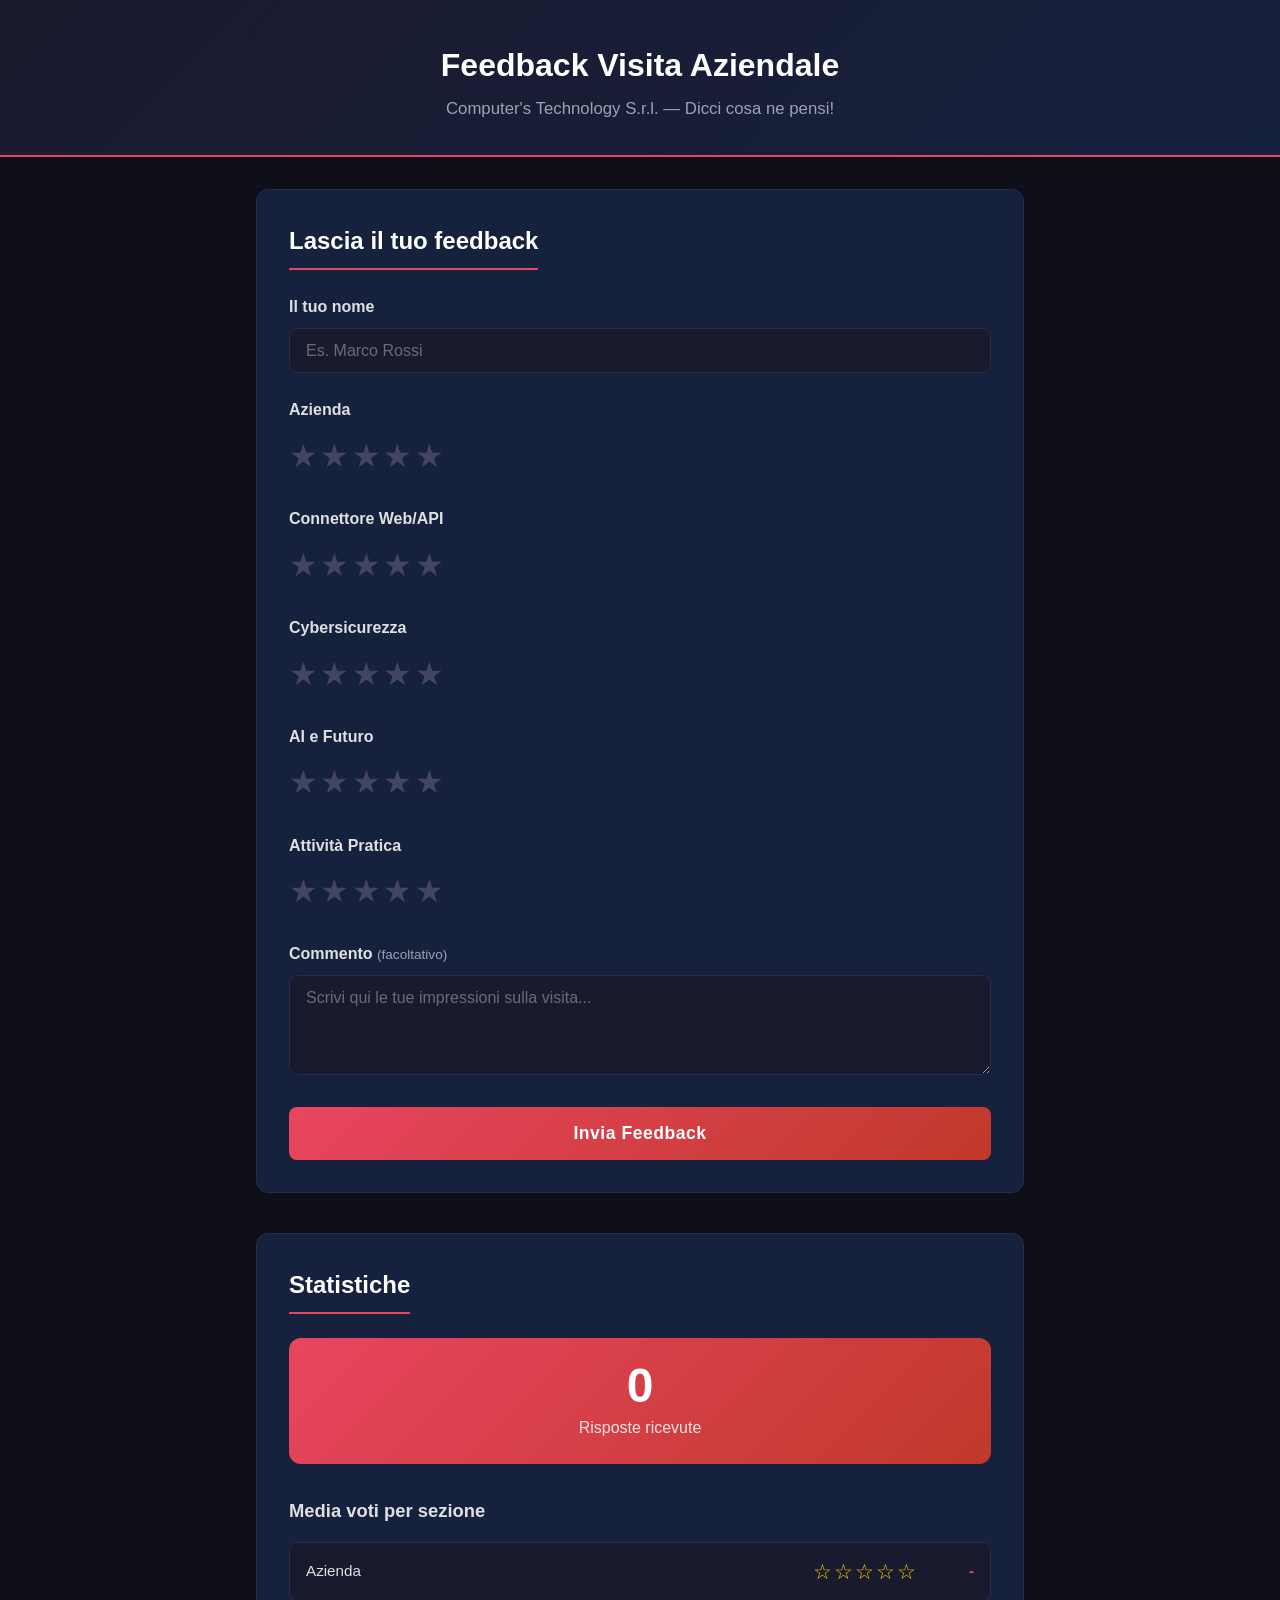
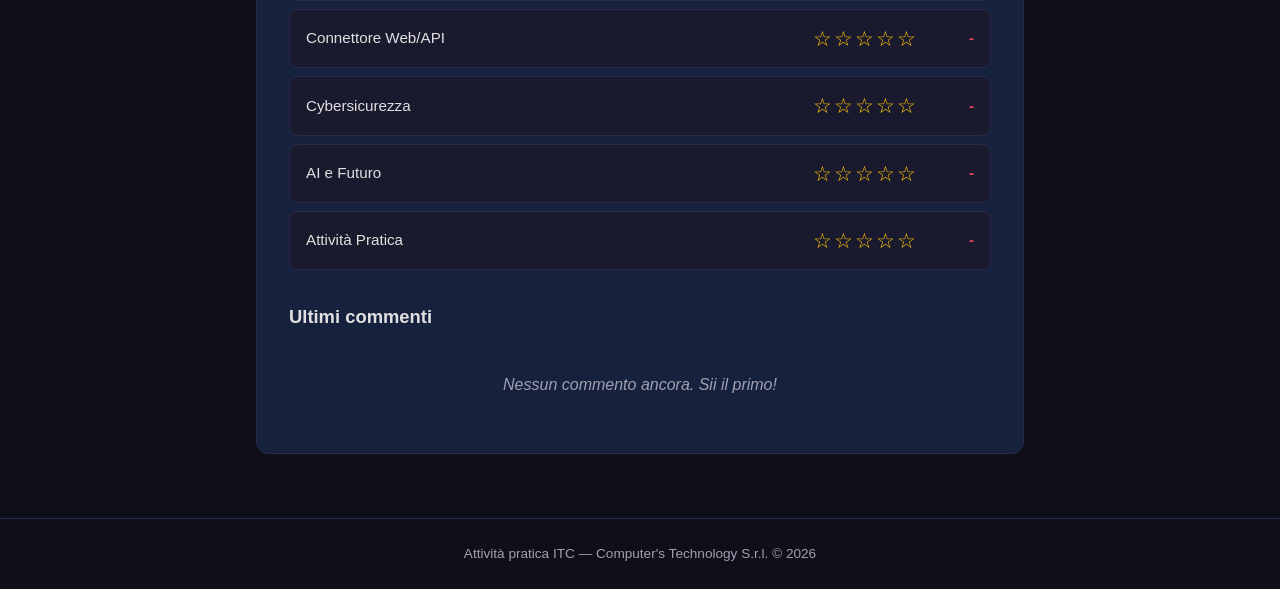
<file: index.html>
<!DOCTYPE html>
<html lang="it">
<head>
    <meta charset="UTF-8">
    <meta name="viewport" content="width=device-width, initial-scale=1.0">
    <title>Feedback Visita - Computer's Technology S.r.l.</title>
    <link rel="stylesheet" href="style.css">
</head>
<body>

    <!-- HEADER: titolo della pagina -->
    <header>
        <h1>Feedback Visita Aziendale</h1>
        <p>Computer's Technology S.r.l. — Dicci cosa ne pensi!</p>
    </header>

    <main>

        <!-- ======================== -->
        <!-- SEZIONE 1: FORM FEEDBACK -->
        <!-- ======================== -->
        <section id="feedback-form">
            <h2>Lascia il tuo feedback</h2>

            <form id="form-feedback">

                <!-- Campo nome (obbligatorio) -->
                <div class="campo">
                    <label for="nome">Il tuo nome</label>
                    <input type="text" id="nome" name="nome" placeholder="Es. Marco Rossi" required>
                </div>

                <!-- 
                    SISTEMA A STELLE
                    Come funziona:
                    - Ogni sezione ha 5 radio button (valore 1-5)
                    - I radio button sono in ordine INVERSO (da 5 a 1) nell'HTML
                    - Il contenitore ha direction: rtl (right-to-left) nel CSS
                    - Questo trucco permette di usare il selettore CSS ~ (sibling)
                      per colorare tutte le stelle precedenti quando ne clicchi una
                    - Le label mostrano il carattere ★ (stella piena)
                -->

                <!-- Valutazione: Azienda -->
                <div class="campo">
                    <label>Azienda</label>
                    <div class="stelle" role="radiogroup" aria-label="Valutazione Azienda">
                        <input type="radio" id="azienda-5" name="rating-azienda" value="5" required>
                        <label for="azienda-5" title="5 stelle">★</label>

                        <input type="radio" id="azienda-4" name="rating-azienda" value="4">
                        <label for="azienda-4" title="4 stelle">★</label>

                        <input type="radio" id="azienda-3" name="rating-azienda" value="3">
                        <label for="azienda-3" title="3 stelle">★</label>

                        <input type="radio" id="azienda-2" name="rating-azienda" value="2">
                        <label for="azienda-2" title="2 stelle">★</label>

                        <input type="radio" id="azienda-1" name="rating-azienda" value="1">
                        <label for="azienda-1" title="1 stella">★</label>
                    </div>
                </div>

                <!-- Valutazione: Connettore Web/API -->
                <div class="campo">
                    <label>Connettore Web/API</label>
                    <div class="stelle" role="radiogroup" aria-label="Valutazione Connettore Web/API">
                        <input type="radio" id="web-api-5" name="rating-web-api" value="5" required>
                        <label for="web-api-5" title="5 stelle">★</label>

                        <input type="radio" id="web-api-4" name="rating-web-api" value="4">
                        <label for="web-api-4" title="4 stelle">★</label>

                        <input type="radio" id="web-api-3" name="rating-web-api" value="3">
                        <label for="web-api-3" title="3 stelle">★</label>

                        <input type="radio" id="web-api-2" name="rating-web-api" value="2">
                        <label for="web-api-2" title="2 stelle">★</label>

                        <input type="radio" id="web-api-1" name="rating-web-api" value="1">
                        <label for="web-api-1" title="1 stella">★</label>
                    </div>
                </div>

                <!-- Valutazione: Cybersicurezza -->
                <div class="campo">
                    <label>Cybersicurezza</label>
                    <div class="stelle" role="radiogroup" aria-label="Valutazione Cybersicurezza">
                        <input type="radio" id="cybersicurezza-5" name="rating-cybersicurezza" value="5" required>
                        <label for="cybersicurezza-5" title="5 stelle">★</label>

                        <input type="radio" id="cybersicurezza-4" name="rating-cybersicurezza" value="4">
                        <label for="cybersicurezza-4" title="4 stelle">★</label>

                        <input type="radio" id="cybersicurezza-3" name="rating-cybersicurezza" value="3">
                        <label for="cybersicurezza-3" title="3 stelle">★</label>

                        <input type="radio" id="cybersicurezza-2" name="rating-cybersicurezza" value="2">
                        <label for="cybersicurezza-2" title="2 stelle">★</label>

                        <input type="radio" id="cybersicurezza-1" name="rating-cybersicurezza" value="1">
                        <label for="cybersicurezza-1" title="1 stella">★</label>
                    </div>
                </div>

                <!-- Valutazione: AI e Futuro -->
                <div class="campo">
                    <label>AI e Futuro</label>
                    <div class="stelle" role="radiogroup" aria-label="Valutazione AI e Futuro">
                        <input type="radio" id="ai-futuro-5" name="rating-ai-futuro" value="5" required>
                        <label for="ai-futuro-5" title="5 stelle">★</label>

                        <input type="radio" id="ai-futuro-4" name="rating-ai-futuro" value="4">
                        <label for="ai-futuro-4" title="4 stelle">★</label>

                        <input type="radio" id="ai-futuro-3" name="rating-ai-futuro" value="3">
                        <label for="ai-futuro-3" title="3 stelle">★</label>

                        <input type="radio" id="ai-futuro-2" name="rating-ai-futuro" value="2">
                        <label for="ai-futuro-2" title="2 stelle">★</label>

                        <input type="radio" id="ai-futuro-1" name="rating-ai-futuro" value="1">
                        <label for="ai-futuro-1" title="1 stella">★</label>
                    </div>
                </div>

                <!-- Valutazione: Attività Pratica -->
                <div class="campo">
                    <label>Attività Pratica</label>
                    <div class="stelle" role="radiogroup" aria-label="Valutazione Attività Pratica">
                        <input type="radio" id="attivita-pratica-5" name="rating-attivita-pratica" value="5" required>
                        <label for="attivita-pratica-5" title="5 stelle">★</label>

                        <input type="radio" id="attivita-pratica-4" name="rating-attivita-pratica" value="4">
                        <label for="attivita-pratica-4" title="4 stelle">★</label>

                        <input type="radio" id="attivita-pratica-3" name="rating-attivita-pratica" value="3">
                        <label for="attivita-pratica-3" title="3 stelle">★</label>

                        <input type="radio" id="attivita-pratica-2" name="rating-attivita-pratica" value="2">
                        <label for="attivita-pratica-2" title="2 stelle">★</label>

                        <input type="radio" id="attivita-pratica-1" name="rating-attivita-pratica" value="1">
                        <label for="attivita-pratica-1" title="1 stella">★</label>
                    </div>
                </div>

                <!-- Commento libero (FACOLTATIVO) -->
                <div class="campo">
                    <label for="commento">Commento <span class="facoltativo">(facoltativo)</span></label>
                    <textarea id="commento" name="commento" rows="4" placeholder="Scrivi qui le tue impressioni sulla visita..."></textarea>
                </div>

                <!-- Pulsante invio -->
                <button type="submit" id="btn-invia">Invia Feedback</button>

            </form>
        </section>

        <!-- ============================ -->
        <!-- SEZIONE 2: DASHBOARD / STATS -->
        <!-- ============================ -->
        <section id="dashboard">
            <h2>Statistiche</h2>

            <!-- Contatore totale risposte -->
            <div class="stat-card" id="totale-risposte">
                <span class="stat-numero">0</span>
                <span class="stat-etichetta">Risposte ricevute</span>
            </div>

            <!-- Medie per sezione -->
            <div class="medie-container">
                <h3>Media voti per sezione</h3>

                <div class="media-riga">
                    <span class="media-nome">Azienda</span>
                    <span class="media-stelle" id="media-azienda">☆☆☆☆☆</span>
                    <span class="media-valore" id="media-azienda-valore">-</span>
                </div>

                <div class="media-riga">
                    <span class="media-nome">Connettore Web/API</span>
                    <span class="media-stelle" id="media-web-api">☆☆☆☆☆</span>
                    <span class="media-valore" id="media-web-api-valore">-</span>
                </div>

                <div class="media-riga">
                    <span class="media-nome">Cybersicurezza</span>
                    <span class="media-stelle" id="media-cybersicurezza">☆☆☆☆☆</span>
                    <span class="media-valore" id="media-cybersicurezza-valore">-</span>
                </div>

                <div class="media-riga">
                    <span class="media-nome">AI e Futuro</span>
                    <span class="media-stelle" id="media-ai-futuro">☆☆☆☆☆</span>
                    <span class="media-valore" id="media-ai-futuro-valore">-</span>
                </div>

                <div class="media-riga">
                    <span class="media-nome">Attività Pratica</span>
                    <span class="media-stelle" id="media-attivita-pratica">☆☆☆☆☆</span>
                    <span class="media-valore" id="media-attivita-pratica-valore">-</span>
                </div>
            </div>

            <!-- Ultimi commenti -->
            <div class="commenti-container">
                <h3>Ultimi commenti</h3>
                <div id="lista-commenti">
                    <p class="placeholder-commenti">Nessun commento ancora. Sii il primo!</p>
                </div>
            </div>
        </section>

    </main>

    <!-- Footer -->
    <footer>
        <p>Attività pratica ITC — Computer's Technology S.r.l. &copy; 2026</p>
    </footer>

    <!-- JavaScript: lo caricheremo dopo -->
    <script src="app.js"></script>

</body>
</html>
</file>
<file: style.css>
/* ============================================
   STYLE.CSS - Feedback Visita Aziendale
   Dark theme, responsive, stelle cliccabili
   ============================================ */

/* --- RESET E BASE --- 
   Il "reset" rimuove margini e padding di default del browser.
   box-sizing: border-box fa sì che padding e bordi siano 
   inclusi nella larghezza totale dell'elemento (molto comodo!)
*/
* {
    margin: 0;
    padding: 0;
    box-sizing: border-box;
}

/* --- VARIABILI CSS (Custom Properties) ---
   Definiamo i colori in un unico posto così è facile
   cambiarli tutti insieme. Si usano con var(--nome).
   Questo si chiama "design token" ed è una best practice.
*/
:root {
    --bg-primary: #0f0f1a;
    --bg-secondary: #1a1a2e;
    --bg-card: #16213e;
    --text-primary: #e0e0e0;
    --text-secondary: #a0a0b0;
    --accent: #e94560;
    --accent-hover: #ff6b81;
    --star-color: #ffc107;
    --star-empty: #444466;
    --success: #00c853;
    --border: #2a2a4a;
    --radius: 12px;
}

/* --- BODY ---
   font-family: lista di font "fallback". Il browser usa il primo
   disponibile. -apple-system e Segoe UI coprono Mac e Windows.
*/
body {
    font-family: -apple-system, BlinkMacSystemFont, 'Segoe UI', Roboto, sans-serif;
    background-color: var(--bg-primary);
    color: var(--text-primary);
    line-height: 1.6;
    min-height: 100vh;
}

/* --- HEADER --- */
header {
    text-align: center;
    padding: 2.5rem 1rem 2rem;
    background: linear-gradient(135deg, var(--bg-secondary), var(--bg-card));
    border-bottom: 2px solid var(--accent);
}

header h1 {
    font-size: 2rem;
    color: #ffffff;
    margin-bottom: 0.3rem;
}

header p {
    color: var(--text-secondary);
    font-size: 1.05rem;
}

/* --- MAIN: layout generale ---
   max-width limita la larghezza su schermi grandi.
   margin: 0 auto centra l'elemento orizzontalmente.
*/
main {
    max-width: 800px;
    margin: 0 auto;
    padding: 2rem 1rem;
    display: flex;
    flex-direction: column;
    gap: 2.5rem;
}

/* --- SEZIONI (form e dashboard) --- 
   Le sezioni hanno la classe .animato per il fade-in.
   Partono invisibili e traslate verso il basso,
   poi quando diventano visibili (via IntersectionObserver in JS)
   ricevono la classe .visibile che le fa apparire.
*/
section {
    background-color: var(--bg-card);
    border-radius: var(--radius);
    padding: 2rem;
    border: 1px solid var(--border);
}

/* FADE-IN DAL BASSO: stato iniziale (nascosto) */
.animato {
    opacity: 0;
    transform: translateY(30px);
    transition: opacity 0.6s ease, transform 0.6s ease;
}

/* FADE-IN DAL BASSO: stato finale (visibile) */
.animato.visibile {
    opacity: 1;
    transform: translateY(0);
}

section h2 {
    font-size: 1.5rem;
    margin-bottom: 1.5rem;
    color: #ffffff;
    padding-bottom: 0.5rem;
    border-bottom: 2px solid var(--accent);
    display: inline-block;
}

/* --- CAMPI DEL FORM ---
   .campo è il contenitore di ogni campo (label + input).
   Usa flexbox in colonna per impilare label sopra e input sotto.
*/
.campo {
    margin-bottom: 1.5rem;
}

.campo > label {
    display: block;
    font-weight: 600;
    margin-bottom: 0.5rem;
    color: var(--text-primary);
    font-size: 1rem;
}

/* Etichetta "(facoltativo)" accanto al commento */
.facoltativo {
    font-weight: 400;
    color: var(--text-secondary);
    font-size: 0.85rem;
}

/* --- INPUT TEXT e TEXTAREA ---
   width: 100% li fa occupare tutta la larghezza disponibile.
   transition aggiunge un'animazione fluida quando il campo
   riceve il focus (il bordo cambia colore gradualmente).
*/
input[type="text"],
textarea {
    width: 100%;
    padding: 0.8rem 1rem;
    background-color: var(--bg-secondary);
    border: 1px solid var(--border);
    border-radius: 8px;
    color: var(--text-primary);
    font-size: 1rem;
    font-family: inherit;
    transition: border-color 0.3s ease, box-shadow 0.3s ease;
    outline: none;
}

input[type="text"]:focus,
textarea:focus {
    border-color: var(--accent);
    box-shadow: 0 0 0 3px rgba(233, 69, 96, 0.2);
}

/* Placeholder (testo grigio di suggerimento) */
input::placeholder,
textarea::placeholder {
    color: var(--text-secondary);
    opacity: 0.6;
}

textarea {
    resize: vertical;
    min-height: 100px;
}

/* ============================================
   STELLE CLICCABILI - IL TRUCCO CSS!
   ============================================
   Ecco come funziona:
   
   1. I radio button sono nascosti (display: none)
   2. Le label mostrano il carattere ★
   3. Il contenitore ha direction: rtl (destra→sinistra)
      Questo INVERTE l'ordine visivo: nell'HTML abbiamo 5,4,3,2,1
      ma sullo schermo si vedono 1,2,3,4,5 (da sinistra a destra)
   4. Quando clicchi una stella, il selettore ~ (general sibling)
      colora tutte le label SUCCESSIVE nel DOM... che visivamente
      sono quelle a SINISTRA grazie al rtl!
   
   Risultato: clicchi la stella 3, si colorano 1, 2 e 3. Magia CSS!
*/
.stelle {
    direction: rtl;        /* Inverte l'ordine visivo */
    display: inline-flex;  /* Le stelle stanno sulla stessa riga */
    gap: 0.15rem;
    cursor: default;       /* Niente stanghetta di testo */
    user-select: none;     /* Impedisce selezione testo */
}

/* Nascondiamo i radio button veri */
.stelle input[type="radio"] {
    display: none;
}

/* Stile base delle stelle (non selezionate) */
.stelle label {
    font-size: 2rem;
    color: var(--star-empty);
    cursor: pointer;
    transition: color 0.15s ease, transform 0.15s ease;
    user-select: none;     /* Impedisce la selezione del testo */
    display: inline-block; /* Necessario per far funzionare transform */
}

/* STELLE BOUNCE: quando clicchi, la stella fa un rimbalzo.
   La classe .bounce viene aggiunta e rimossa via JavaScript.
   L'animazione usa @keyframes: definisce i passaggi intermedi.
*/
.stelle label.bounce {
    animation: stellaBounce 0.4s ease;
}

@keyframes stellaBounce {
    0%   { transform: scale(1); }
    30%  { transform: scale(1.4); }
    50%  { transform: scale(0.9); }
    70%  { transform: scale(1.15); }
    100% { transform: scale(1); }
}

/* Hover: la stella sotto il mouse si ingrandisce */
.stelle label:hover {
    transform: scale(1.2);
}

/* 
   Quando una stella è selezionata (:checked), coloriamo:
   - la sua label (+ combinator = fratello adiacente)
   - tutte le label successive (~ combinator = fratelli generali)
   
   Grazie a direction: rtl, "successive" = visivamente a sinistra!
*/
.stelle input[type="radio"]:checked + label,
.stelle input[type="radio"]:checked ~ label {
    color: var(--star-color);
}

/* Hover su una stella → colora anche tutte quelle dopo (a sinistra) */
.stelle label:hover,
.stelle label:hover ~ label {
    color: var(--star-color);
    opacity: 0.8;
}

/* --- PULSANTE INVIO --- 
   Un bel bottone con gradiente e animazione al hover.
   cursor: pointer mostra la manina quando ci passi sopra.
*/
#btn-invia {
    display: block;
    width: 100%;
    padding: 1rem;
    margin-top: 0.5rem;
    background: linear-gradient(135deg, var(--accent), #c0392b);
    color: #ffffff;
    border: none;
    border-radius: 8px;
    font-size: 1.1rem;
    font-weight: 700;
    cursor: pointer;
    transition: transform 0.2s ease, box-shadow 0.2s ease;
    letter-spacing: 0.5px;
    /* PULSANTE PULSANTE: animazione glow continua che attira l'attenzione */
    animation: pulseGlow 2s ease-in-out infinite;
}

/* L'animazione alterna un bagliore intorno al bottone.
   box-shadow crea un alone colorato che si espande e contrae.
   "infinite" = si ripete all'infinito.
*/
@keyframes pulseGlow {
    0%   { box-shadow: 0 0 5px rgba(233, 69, 96, 0.3); }
    50%  { box-shadow: 0 0 20px rgba(233, 69, 96, 0.6), 0 0 40px rgba(233, 69, 96, 0.2); }
    100% { box-shadow: 0 0 5px rgba(233, 69, 96, 0.3); }
}

#btn-invia:hover {
    transform: translateY(-2px);
    box-shadow: 0 6px 20px rgba(233, 69, 96, 0.4);
}

#btn-invia:active {
    transform: translateY(0);
}

/* ============================================
   DASHBOARD / STATISTICHE
   ============================================ */

/* Card del totale risposte */
.stat-card {
    display: flex;
    flex-direction: column;
    align-items: center;
    background: linear-gradient(135deg, var(--accent), #c0392b);
    border-radius: var(--radius);
    padding: 1.5rem;
    margin-bottom: 2rem;
    text-align: center;
}

.stat-numero {
    font-size: 3rem;
    font-weight: 800;
    color: #ffffff;
    line-height: 1;
}

.stat-etichetta {
    font-size: 1rem;
    color: rgba(255, 255, 255, 0.85);
    margin-top: 0.3rem;
}

/* Container delle medie */
.medie-container {
    margin-bottom: 2rem;
}

.medie-container h3,
.commenti-container h3 {
    font-size: 1.15rem;
    color: var(--text-primary);
    margin-bottom: 1rem;
}

/* Singola riga media (nome + stelle + valore numerico) 
   CARD HOVER: si alza leggermente quando ci passi sopra col mouse.
   transition rende il movimento fluido (non scattoso).
*/
.media-riga {
    display: flex;
    align-items: center;
    justify-content: space-between;
    padding: 0.75rem 1rem;
    background-color: var(--bg-secondary);
    border-radius: 8px;
    margin-bottom: 0.5rem;
    border: 1px solid var(--border);
    transition: transform 0.2s ease, box-shadow 0.2s ease, border-color 0.2s ease;
    cursor: default;
}

/* Al passaggio del mouse: la card si alza e appare un'ombra */
.media-riga:hover {
    transform: translateY(-3px);
    box-shadow: 0 4px 15px rgba(233, 69, 96, 0.15);
    border-color: var(--accent);
}

.media-nome {
    flex: 1;
    font-weight: 500;
    font-size: 0.95rem;
}

.media-stelle {
    font-size: 1.3rem;
    color: var(--star-color);
    letter-spacing: 2px;
    margin: 0 1rem;
    cursor: default;       /* Freccia normale, non stanghetta di testo */
    user-select: none;     /* Impedisce la selezione del testo stelle */
}

.media-valore {
    font-weight: 700;
    color: var(--accent);
    min-width: 2.5rem;
    text-align: right;
    font-size: 0.95rem;
}

/* --- ULTIMI COMMENTI --- */
.commenti-container {
    margin-top: 1rem;
}

.placeholder-commenti {
    color: var(--text-secondary);
    font-style: italic;
    text-align: center;
    padding: 1.5rem;
}

/* Singolo commento nella lista 
   COMMENTI CHE SCIVOLANO: ogni commento entra da sinistra
   con un leggero ritardo rispetto al precedente.
   Il ritardo viene impostato via JavaScript con style="--delay: Xs"
   e usato con animation-delay: var(--delay).
*/
.commento-item {
    background-color: var(--bg-secondary);
    border-radius: 8px;
    padding: 1rem 1.2rem;
    margin-bottom: 0.75rem;
    border-left: 3px solid var(--accent);
    animation: slideInLeft 0.5s ease both;
    animation-delay: var(--delay, 0s);
}

@keyframes slideInLeft {
    from {
        opacity: 0;
        transform: translateX(-20px);
    }
    to {
        opacity: 1;
        transform: translateX(0);
    }
}

.commento-item .commento-autore {
    font-weight: 700;
    color: var(--accent);
    font-size: 0.9rem;
    margin-bottom: 0.3rem;
}

.commento-item .commento-testo {
    color: var(--text-primary);
    font-size: 0.95rem;
    line-height: 1.5;
}

.commento-item .commento-data {
    color: var(--text-secondary);
    font-size: 0.8rem;
    margin-top: 0.4rem;
}

/* --- FOOTER --- */
footer {
    text-align: center;
    padding: 1.5rem 1rem;
    color: var(--text-secondary);
    font-size: 0.85rem;
    border-top: 1px solid var(--border);
    margin-top: 2rem;
}

/* ============================================
   RESPONSIVE DESIGN
   ============================================
   
   @media query: cambia gli stili quando lo schermo
   è più piccolo di una certa larghezza.
   
   "Mobile-first" significa che il design base è per mobile,
   e aggiungiamo complessità per schermi più grandi.
   Qui facciamo il contrario per semplicità (desktop-first),
   e riduciamo dimensioni per mobile.
*/

/* Tablet e schermi piccoli */
@media (max-width: 768px) {
    header h1 {
        font-size: 1.5rem;
    }

    section {
        padding: 1.5rem 1rem;
    }

    .stelle label {
        font-size: 1.7rem;
    }

    .media-riga {
        flex-wrap: wrap;
        gap: 0.3rem;
    }

    .media-nome {
        flex-basis: 100%;
        font-size: 0.9rem;
    }

    .media-stelle {
        margin-left: 0;
    }
}

/* Smartphone */
@media (max-width: 480px) {
    header {
        padding: 1.5rem 0.8rem 1.2rem;
    }

    header h1 {
        font-size: 1.3rem;
    }

    header p {
        font-size: 0.9rem;
    }

    main {
        padding: 1rem 0.7rem;
    }

    section {
        padding: 1.2rem 0.8rem;
    }

    .stelle label {
        font-size: 1.5rem;
    }

    .stat-numero {
        font-size: 2.5rem;
    }

    #btn-invia {
        font-size: 1rem;
        padding: 0.85rem;
    }
}

/* ============================================
   ANIMAZIONE MESSAGGIO DI CONFERMA
   Apparirà quando l'utente invia il feedback (via JS)
   ============================================ */
.messaggio-conferma {
    background-color: var(--success);
    color: #ffffff;
    text-align: center;
    padding: 1rem;
    border-radius: 8px;
    font-weight: 600;
    margin-bottom: 1.5rem;
    animation: slideIn 0.4s ease;
}

/* Messaggio di errore (connessione fallita, ecc.) */
.messaggio-errore {
    background-color: #e74c3c;
    color: #ffffff;
    text-align: center;
    padding: 1rem;
    border-radius: 8px;
    font-weight: 600;
    margin-bottom: 1.5rem;
    animation: slideIn 0.4s ease;
}

@keyframes slideIn {
    from {
        opacity: 0;
        transform: translateY(-10px);
    }
    to {
        opacity: 1;
        transform: translateY(0);
    }
}
</file>
